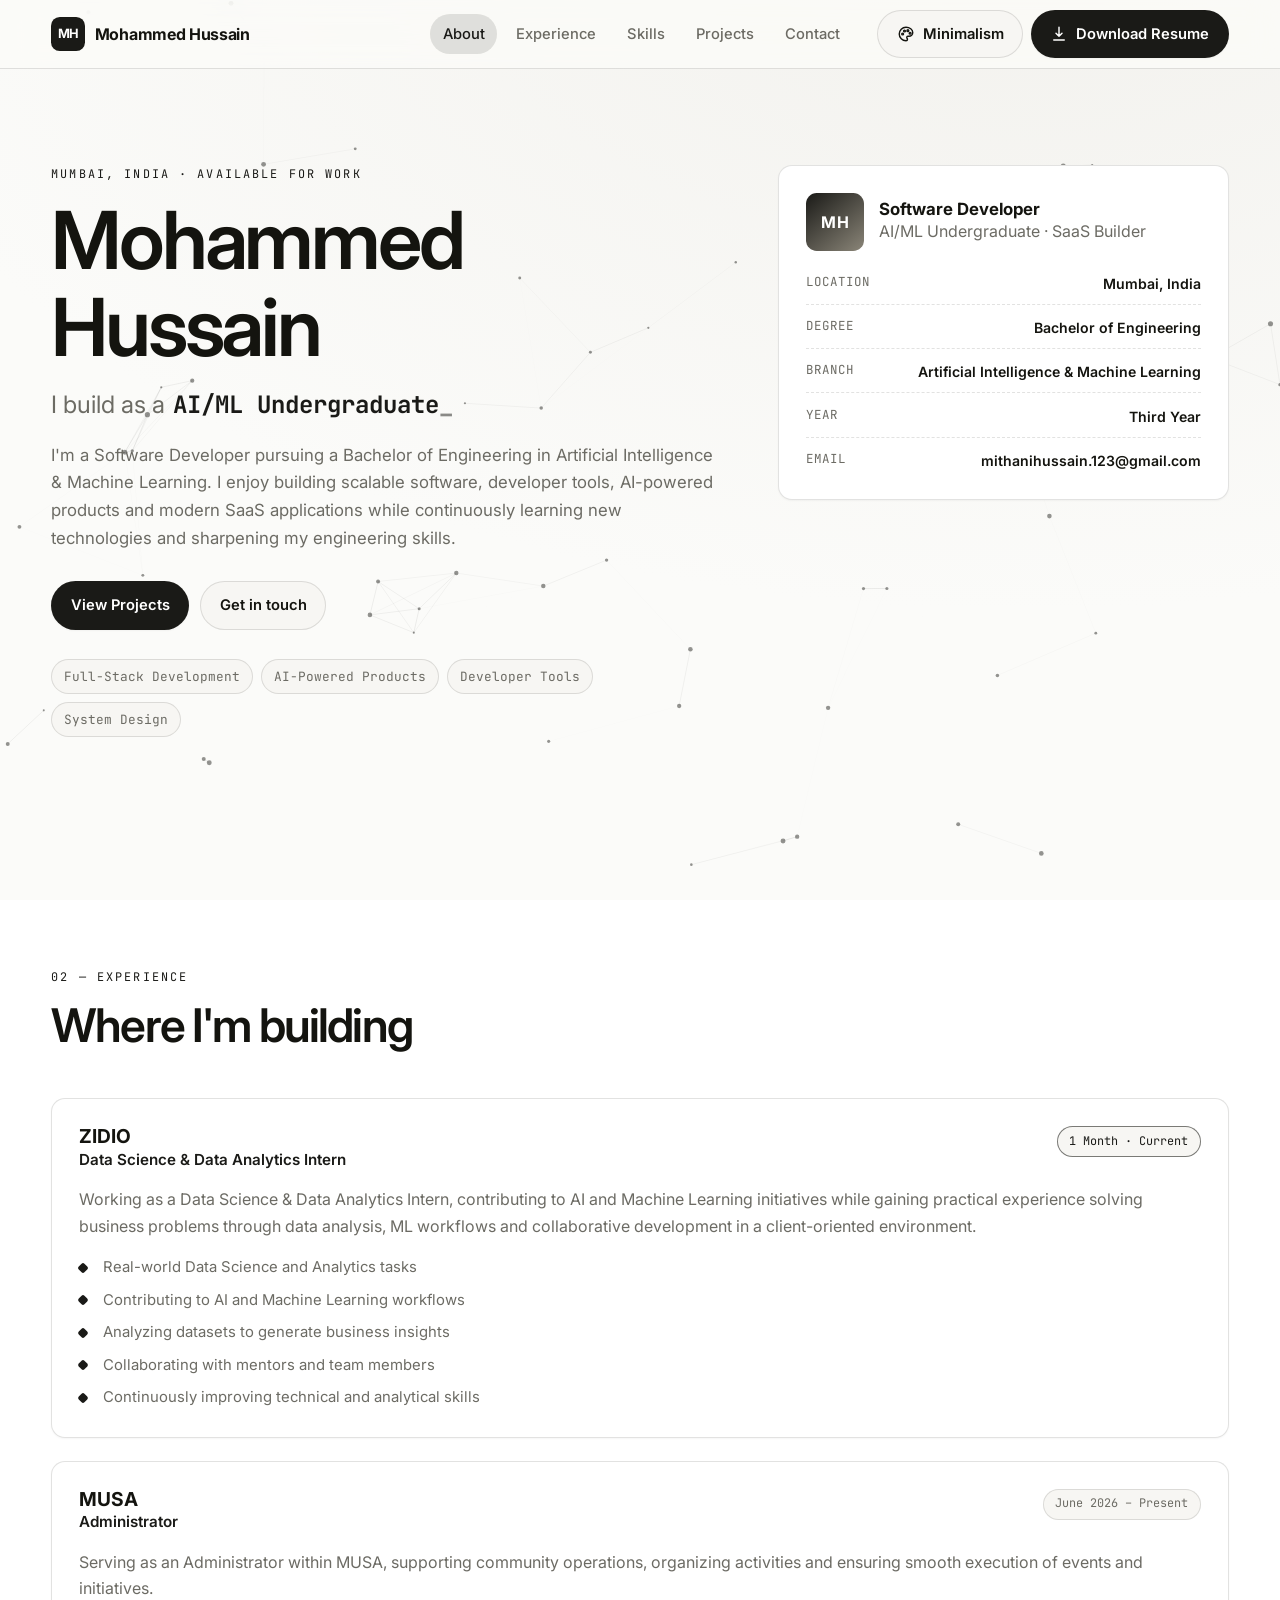
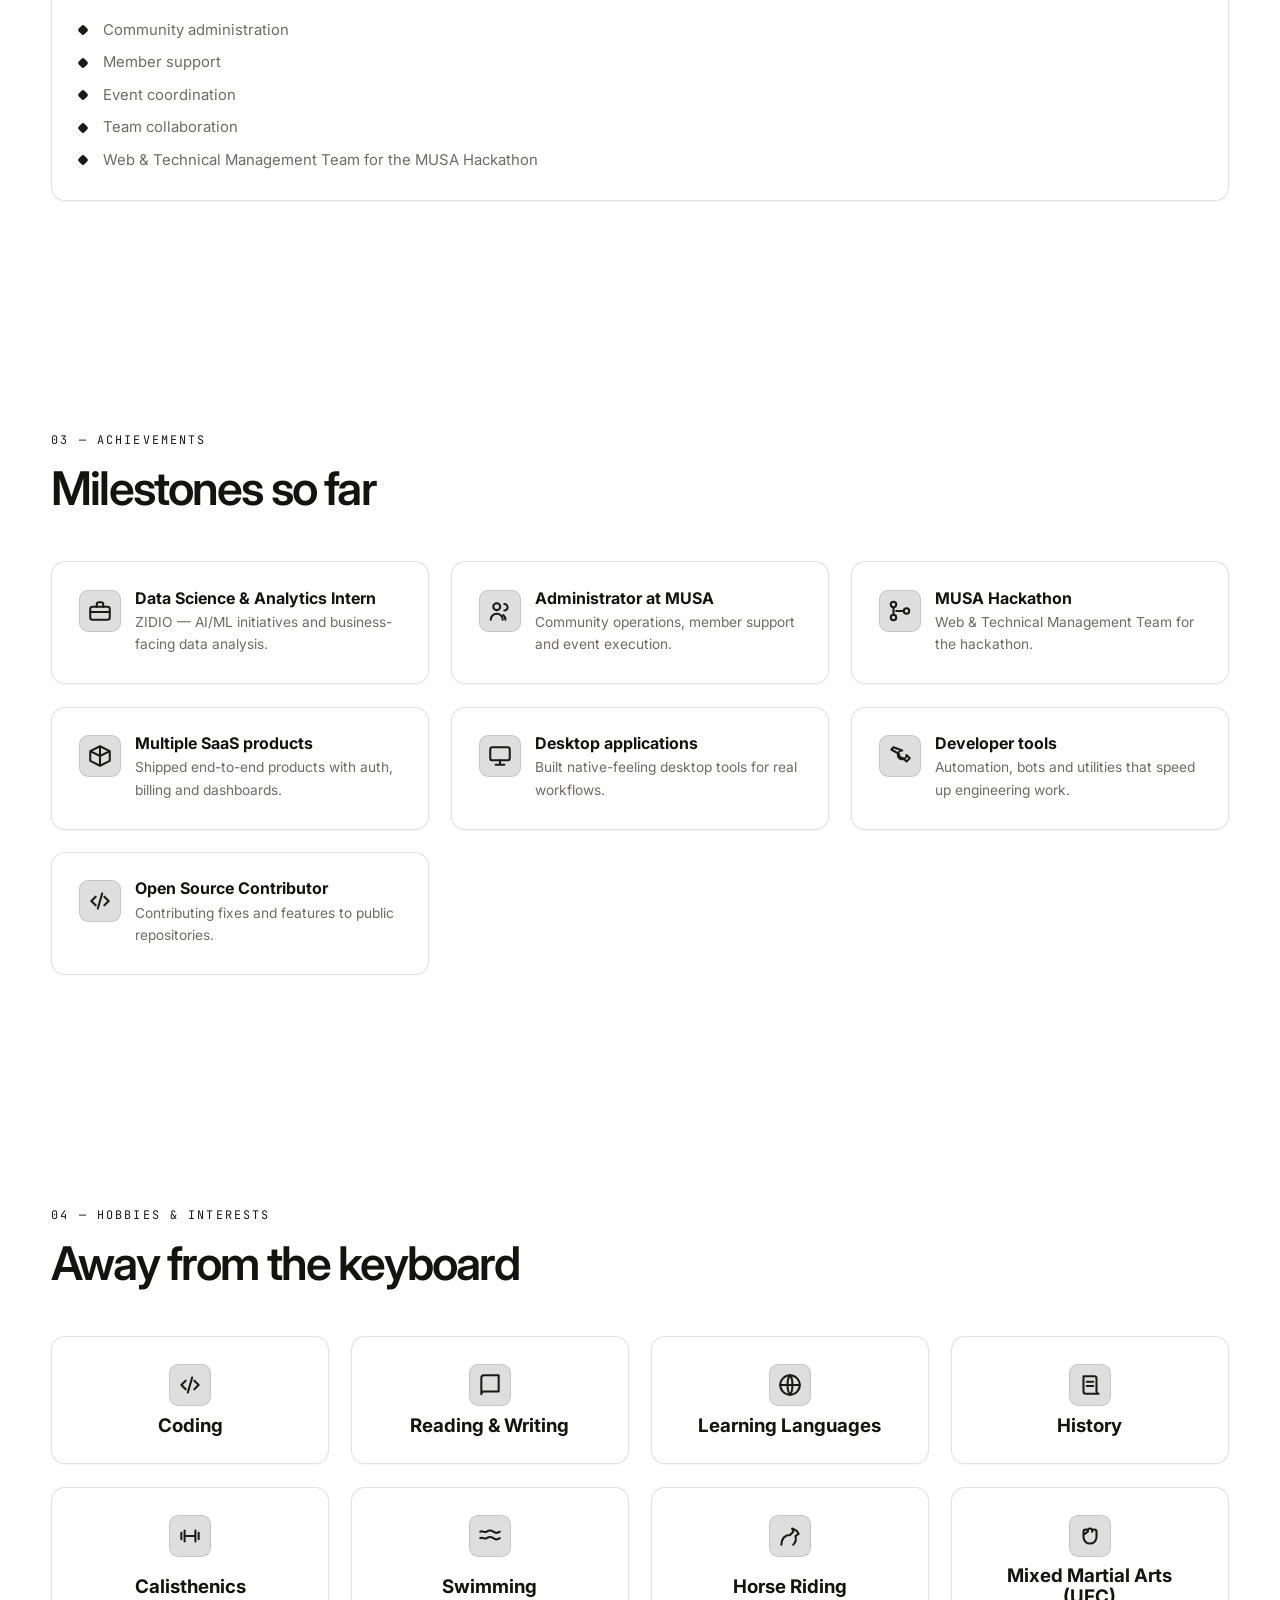
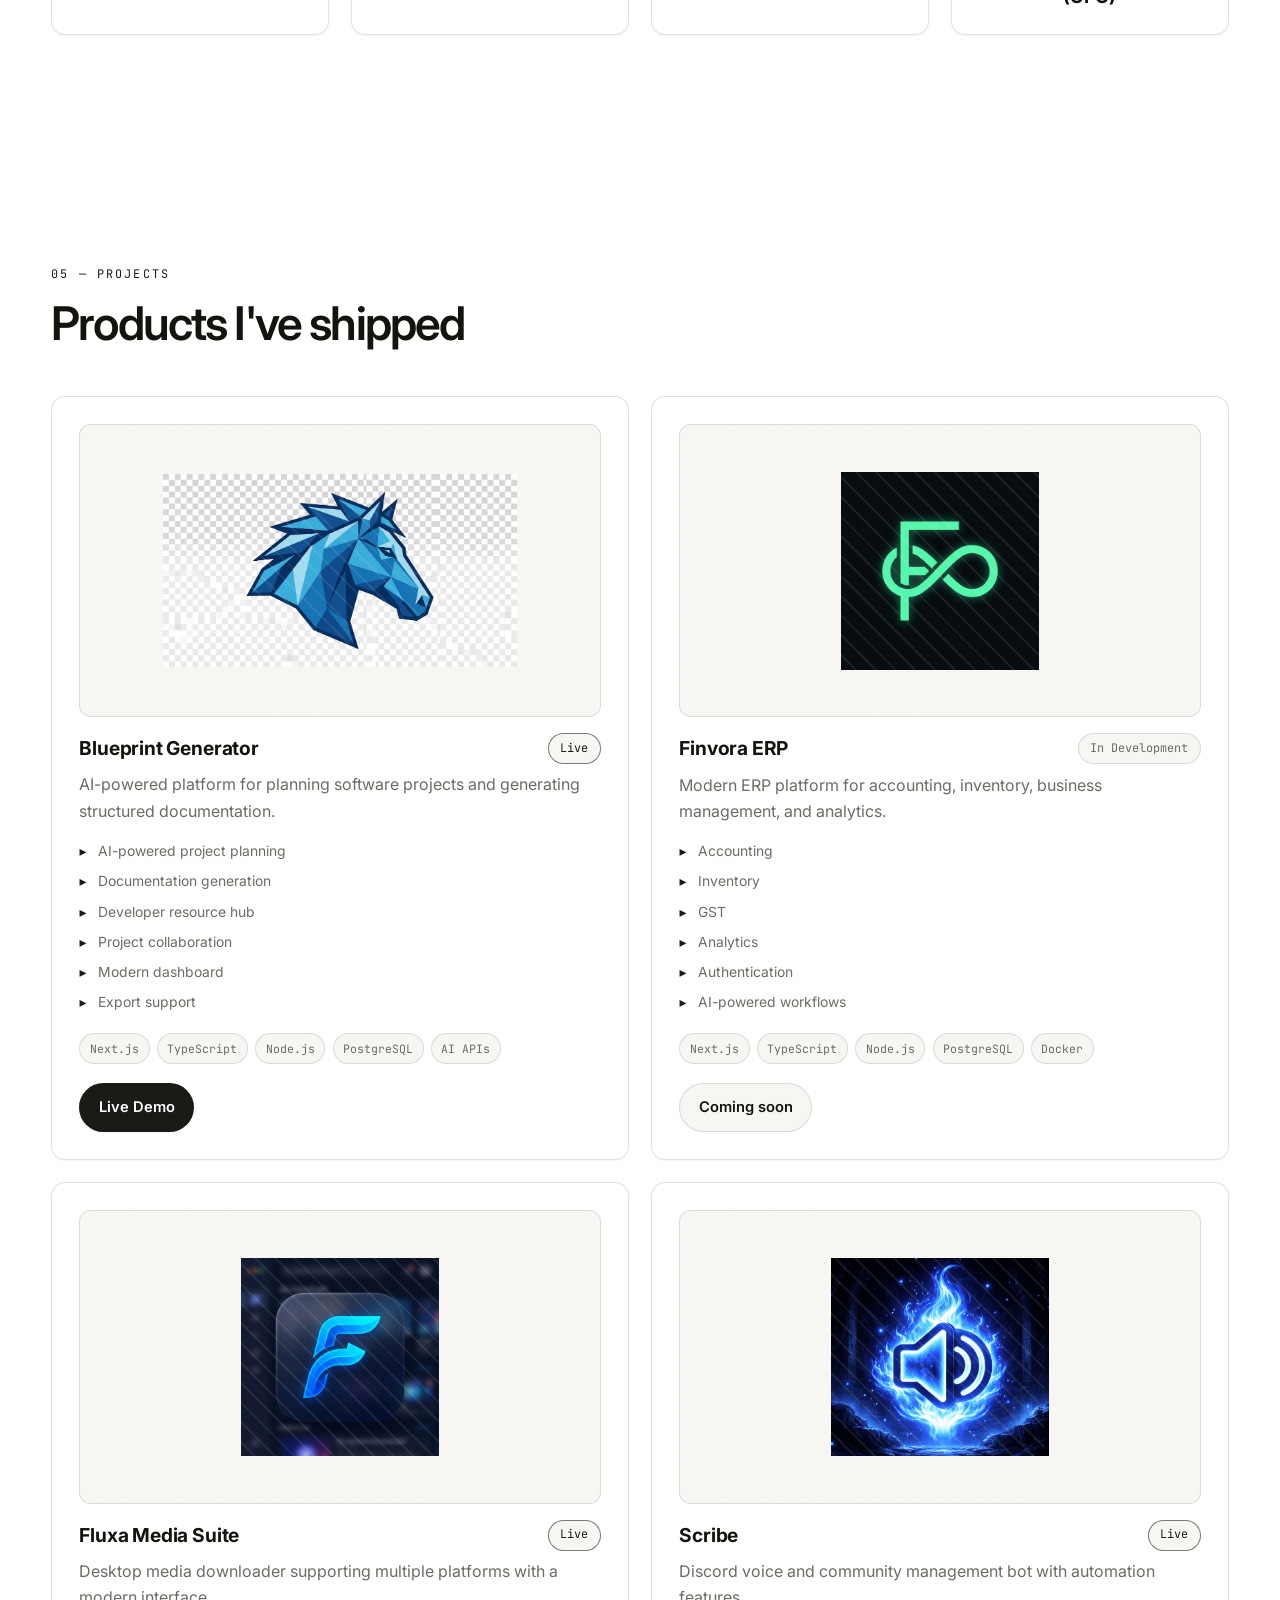
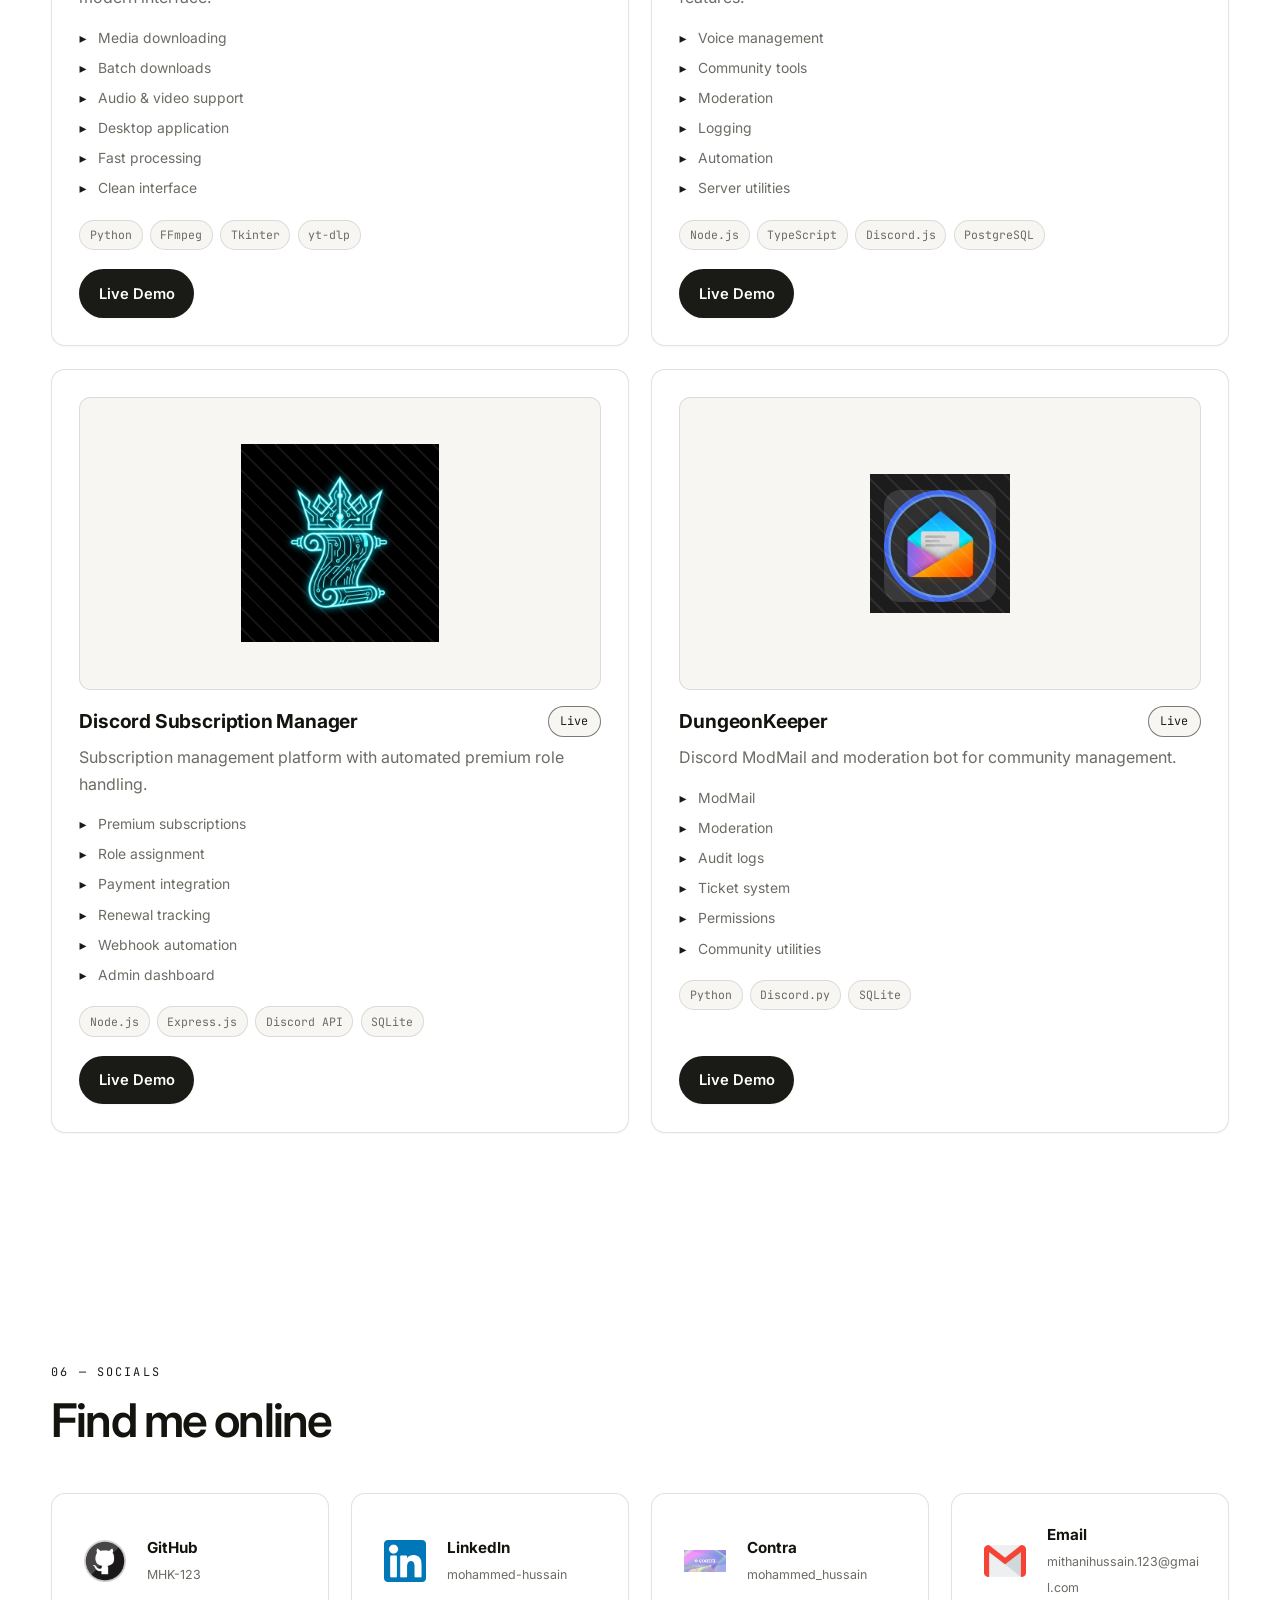
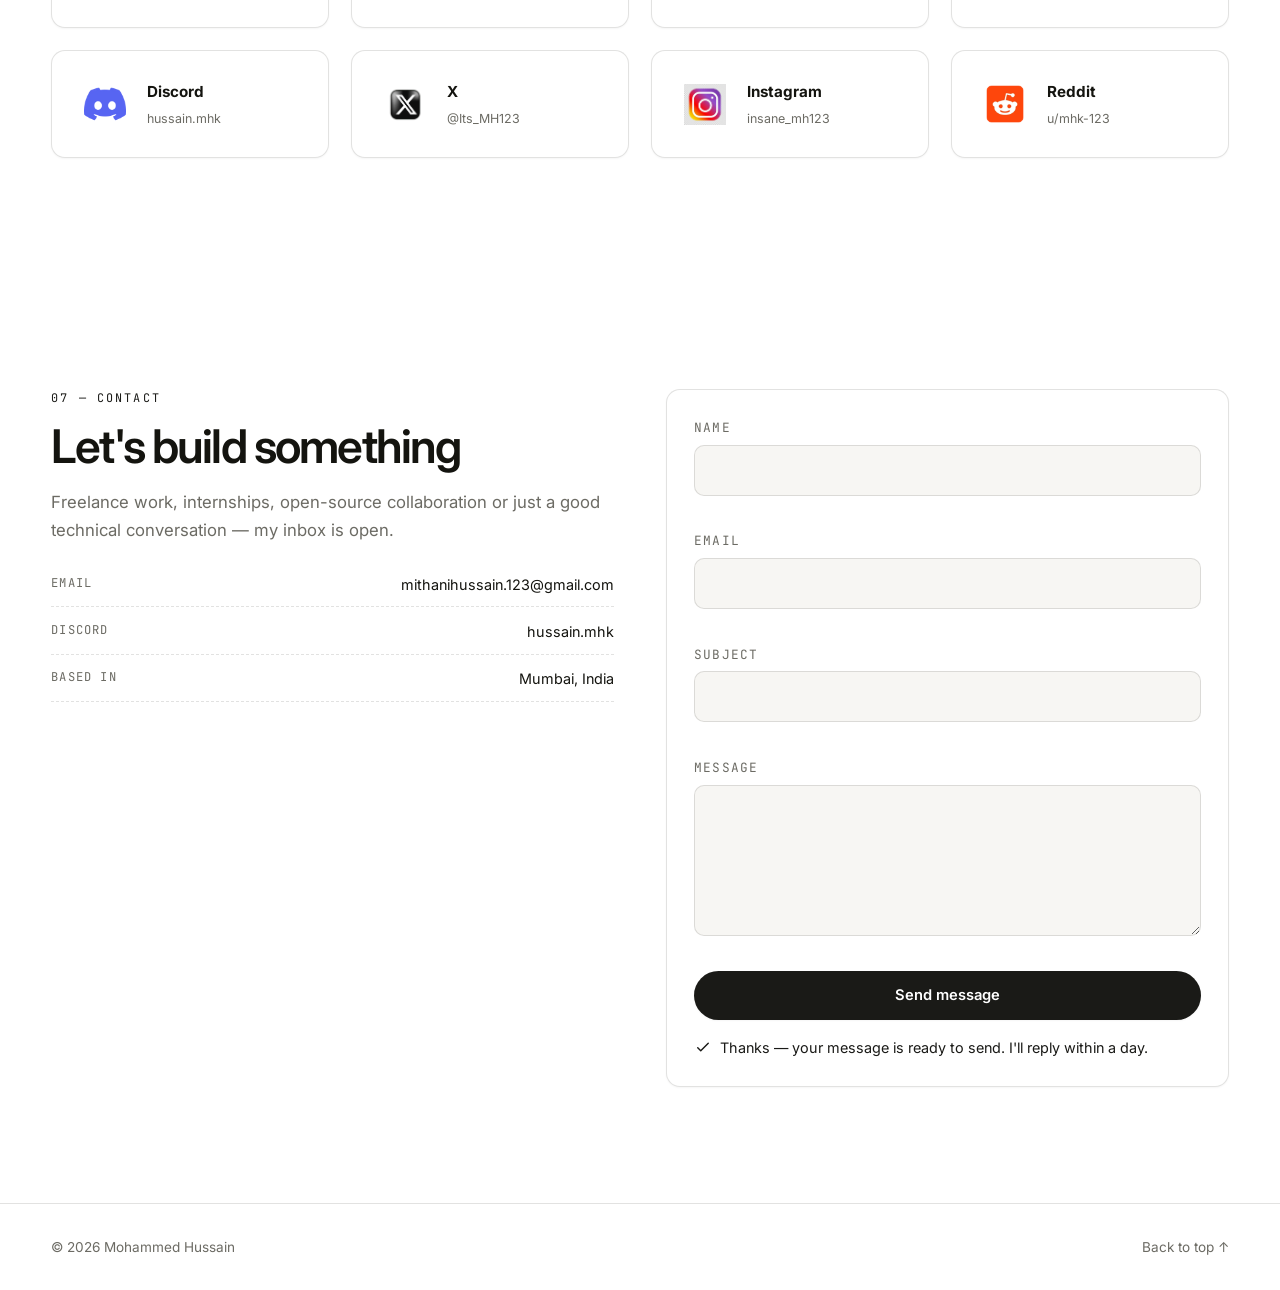
<file: index.html>
<!DOCTYPE html>
<html lang="en" data-theme="minimalism">
<head>
<meta charset="utf-8" />
<meta name="viewport" content="width=device-width, initial-scale=1" />
<title>Mohammed Hussain Portfolio</title>
<meta name="description" content="Portfolio of Mohammed Hussain, a software developer and AI/ML undergraduate in Mumbai building SaaS products, developer tools and AI-powered applications." />
<meta name="author" content="Mohammed Hussain" />
<link rel="canonical" href="https://www.mhk-portfolio.me/" />
<meta property="og:type" content="website" />
<meta property="og:title" content="Mohammed Hussain Portfolio" />
<meta property="og:description" content="SaaS builder, developer-tools maker and AI/ML undergraduate based in Mumbai, India." />
<meta property="og:url" content="https://www.mhk-portfolio.me/" />
<meta name="twitter:card" content="summary_large_image" />
<meta name="twitter:site" content="@Its_MH123" />
<meta name="theme-color" content="#0b0b0c" />
<link rel="icon" href="/favicon.ico" type="image/x-icon" />
<link rel="preconnect" href="https://fonts.googleapis.com" />
<link rel="preconnect" href="https://fonts.gstatic.com" crossorigin />
<link rel="stylesheet" href="https://fonts.googleapis.com/css2?family=Inter:wght@300..800&family=Space+Grotesk:wght@400..700&family=JetBrains+Mono:wght@400..700&family=Playfair+Display:wght@500..800&family=Archivo+Black&family=Orbitron:wght@500..800&family=VT323&display=swap" />
<link rel="stylesheet" href="style.css" />
<script type="application/ld+json">
{"@context":"https://schema.org","@type":"Person","name":"Mohammed Hussain","jobTitle":"Software Developer","address":{"@type":"PostalAddress","addressLocality":"Mumbai","addressCountry":"India"},"email":"mithanihussain.123@gmail.com","url":"https://www.mhk-portfolio.me","sameAs":["https://github.com/MHK-123","https://www.linkedin.com/in/mohammed-hussain-6306a1334/","https://x.com/Its_MH123","https://www.instagram.com/insane_mh123/","https://www.reddit.com/user/mhk-123/"],"alumniOf":{"@type":"EducationalOrganization","name":"Bachelor of Engineering — Artificial Intelligence & Machine Learning"}}
</script>
</head>
<body>
<a class="skip" href="#about">Skip to content</a>
<canvas id="mesh" aria-hidden="true"></canvas>

<header class="nav" id="nav">
  <div class="wrap nav-inner">
    <a class="brand" href="#top" aria-label="Mohammed Hussain — home">
      <span class="brand-mark" aria-hidden="true">MH</span>
      <span class="brand-text">Mohammed&nbsp;Hussain</span>
    </a>

    <nav class="nav-links" id="navLinks" aria-label="Primary">
      <a href="#about">About</a>
      <a href="#experience">Experience</a>
      <a href="#skills">Skills</a>
      <a href="#projects">Projects</a>
      <a href="#contact">Contact</a>
    </nav>

    <div class="nav-actions">
      <div class="theme-switcher">
        <button class="btn btn-ghost" id="themeBtn" aria-expanded="false" aria-haspopup="listbox" aria-controls="themeMenu">
          <svg viewBox="0 0 24 24" class="ico" aria-hidden="true"><path d="M12 3a9 9 0 1 0 0 18c1.1 0 2-.9 2-2 0-.6-.2-1-.6-1.4-.3-.4-.4-.8-.4-1.1 0-.8.7-1.5 1.5-1.5H16a5 5 0 0 0 5-5c0-3.9-4-7-9-7Z"/><circle cx="7.5" cy="12" r="1.2"/><circle cx="10" cy="8" r="1.2"/><circle cx="14.5" cy="7.5" r="1.2"/><circle cx="17.5" cy="11" r="1.2"/></svg>
          <span id="themeLabel">Minimalism</span>
        </button>
        <ul class="theme-menu" id="themeMenu" role="listbox" tabindex="-1" aria-label="Design system"></ul>
      </div>
      <a class="btn btn-primary" id="resumeBtn" href="https://drive.google.com/file/d/1RgkBbbkoFQveS82xJkwevOKHVr_W-4hT/view?usp=sharing" target="_blank" rel="noopener noreferrer">
        <svg viewBox="0 0 24 24" class="ico" aria-hidden="true"><path d="M12 3v12m0 0 4-4m-4 4-4-4M5 20h14"/></svg>
        Download Resume
      </a>
      <button class="burger" id="burger" aria-label="Open menu" aria-expanded="false" aria-controls="navLinks">
        <span></span><span></span><span></span>
      </button>
    </div>
  </div>
</header>

<main id="top">
  <!-- ABOUT / HERO -->
  <section class="section hero" id="about">
    <div class="wrap hero-grid">
      <div class="reveal">
        <p class="eyebrow">Mumbai, India · Available for work</p>
        <h1 class="h1">Mohammed Hussain</h1>
        <p class="rotator" aria-live="polite">
          <span class="rotator-static">I build as a</span>
          <span class="rotator-word" id="rotator">Software Developer</span>
        </p>
        <p class="lede">
          I'm a Software Developer pursuing a Bachelor of Engineering in Artificial Intelligence
          &amp; Machine Learning. I enjoy building scalable software, developer tools, AI-powered
          products and modern SaaS applications while continuously learning new technologies and
          sharpening my engineering skills.
        </p>
        <div class="cta-row">
          <a class="btn btn-primary" href="#projects">View Projects</a>
          <a class="btn btn-outline" href="mailto:mithanihussain.123@gmail.com">Get in touch</a>
        </div>
        <ul class="chips" aria-label="Current focus">
          <li>Full-Stack Development</li>
          <li>AI-Powered Products</li>
          <li>Developer Tools</li>
          <li>System Design</li>
        </ul>
      </div>

      <aside class="card id-card reveal" aria-label="Profile summary">
        <div class="id-top">
          <div class="avatar" aria-hidden="true">MH</div>
          <div>
            <h2 class="id-name">Software Developer</h2>
            <p class="muted">AI/ML Undergraduate · SaaS Builder</p>
          </div>
        </div>
        <dl class="id-list">
          <div><dt>Location</dt><dd>Mumbai, India</dd></div>
          <div><dt>Degree</dt><dd>Bachelor of Engineering</dd></div>
          <div><dt>Branch</dt><dd>Artificial Intelligence &amp; Machine Learning</dd></div>
          <div><dt>Year</dt><dd>Third Year</dd></div>
          <div><dt>Email</dt><dd><a href="mailto:mithanihussain.123@gmail.com">mithanihussain.123@gmail.com</a></dd></div>
        </dl>
      </aside>
    </div>
  </section>

  <!-- EXPERIENCE -->
  <section class="section" id="experience">
    <div class="wrap">
      <header class="sec-head reveal">
        <p class="eyebrow">02 — Experience</p>
        <h2 class="h2">Where I'm building</h2>
      </header>

      <div class="timeline">
        <article class="card exp reveal">
          <div class="exp-head">
            <div>
              <h3 class="h3">ZIDIO</h3>
              <p class="role">Data Science &amp; Data Analytics Intern</p>
            </div>
            <span class="badge badge-live">1 Month · Current</span>
          </div>
          <p class="muted">
            Working as a Data Science &amp; Data Analytics Intern, contributing to AI and Machine
            Learning initiatives while gaining practical experience solving business problems
            through data analysis, ML workflows and collaborative development in a client-oriented
            environment.
          </p>
          <ul class="ticks">
            <li>Real-world Data Science and Analytics tasks</li>
            <li>Contributing to AI and Machine Learning workflows</li>
            <li>Analyzing datasets to generate business insights</li>
            <li>Collaborating with mentors and team members</li>
            <li>Continuously improving technical and analytical skills</li>
          </ul>
        </article>

        <article class="card exp reveal">
          <div class="exp-head">
            <div>
              <h3 class="h3">MUSA</h3>
              <p class="role">Administrator</p>
            </div>
            <span class="badge">June 2026 – Present</span>
          </div>
          <p class="muted">
            Serving as an Administrator within MUSA, supporting community operations, organizing
            activities and ensuring smooth execution of events and initiatives.
          </p>
          <ul class="ticks">
            <li>Community administration</li>
            <li>Member support</li>
            <li>Event coordination</li>
            <li>Team collaboration</li>
            <li>Web &amp; Technical Management Team for the MUSA Hackathon</li>
          </ul>
        </article>
      </div>
    </div>
  </section>

  <!-- ACHIEVEMENTS -->
  <section class="section" id="achievements">
    <div class="wrap">
      <header class="sec-head reveal">
        <p class="eyebrow">03 — Achievements</p>
        <h2 class="h2">Milestones so far</h2>
      </header>
      <div class="grid grid-3" id="achievementsGrid"></div>
    </div>
  </section>


  <!-- HOBBIES -->
  <section class="section" id="hobbies">
    <div class="wrap">
      <header class="sec-head reveal">
        <p class="eyebrow">04 — Hobbies &amp; Interests</p>
        <h2 class="h2">Away from the keyboard</h2>
      </header>
      <div class="grid grid-4" id="hobbiesGrid"></div>
    </div>
  </section>

  <!-- PROJECTS -->
<section class="section" id="projects">
  <div class="wrap">
    <header class="sec-head reveal">
      <p class="eyebrow">05 — Projects</p>
      <h2 class="h2">Products I've shipped</h2>
    </header>

    <div class="grid grid-2" id="projectsGrid"></div>

  </div>
</section>

  <!-- SOCIALS -->
  <section class="section" id="socials">
    <div class="wrap">
      <header class="sec-head reveal">
        <p class="eyebrow">06 — Socials</p>
        <h2 class="h2">Find me online</h2>
      </header>
      <div class="grid grid-4" id="socialsGrid"></div>
    </div>
  </section>

  <!-- CONTACT -->
  <section class="section" id="contact">
    <div class="wrap contact-grid">
      <div class="reveal">
        <p class="eyebrow">07 — Contact</p>
        <h2 class="h2">Let's build something</h2>
        <p class="lede">
          Freelance work, internships, open-source collaboration or just a good technical
          conversation — my inbox is open.
        </p>
        <ul class="contact-meta">
          <li><span class="muted">Email</span><a href="mailto:mithanihussain.123@gmail.com">mithanihussain.123@gmail.com</a></li>
          <li><span class="muted">Discord</span><span>hussain.mhk</span></li>
          <li><span class="muted">Based in</span><span>Mumbai, India</span></li>
        </ul>
      </div>

      <form class="card form reveal" id="contactForm" action="https://formspree.io/f/mojkoobv" method="POST" novalidate>
        <div class="field">
          <label for="name">Name</label>
          <input id="name" name="name" type="text" autocomplete="name" required maxlength="100" aria-describedby="err-name" />
          <p class="err" id="err-name" role="alert"></p>
        </div>
        <div class="field">
          <label for="email">Email</label>
          <input id="email" name="email" type="email" autocomplete="email" required maxlength="255" aria-describedby="err-email" />
          <p class="err" id="err-email" role="alert"></p>
        </div>
        <div class="field">
          <label for="subject">Subject</label>
          <input id="subject" name="subject" type="text" required maxlength="120" aria-describedby="err-subject" />
          <p class="err" id="err-subject" role="alert"></p>
        </div>
        <div class="field">
          <label for="message">Message</label>
          <textarea id="message" name="message" rows="5" required maxlength="1000" aria-describedby="err-message"></textarea>
          <p class="err" id="err-message" role="alert"></p>
        </div>
        <button class="btn btn-primary btn-block" type="submit">Send message</button>
        <p class="success" id="formSuccess" role="status" hidden>
          <svg viewBox="0 0 24 24" class="ico" aria-hidden="true"><path d="m5 13 4 4L19 7"/></svg>
          Thanks — your message is ready to send. I'll reply within a day.
        </p>
      </form>
    </div>
  </section>
</main>

<footer class="footer">
  <div class="wrap footer-inner">
    <p>© <span id="year"></span> Mohammed Hussain</p>
    <a href="#top">Back to top ↑</a>
  </div>
</footer>

<script src="script.js" defer></script>
</body>
</html>
</file>
<file: style.css>
/* ============================================================
   Mohammed Hussain — Portfolio
   Design system switcher: 14 themes driven by [data-theme] tokens
   ============================================================ */

/* ---------- tokens (default = Minimalism) ---------- */
:root {
  --bg: #fbfbf9;
  --bg-2: #f2f1ed;
  --surface: #ffffff;
  --surface-2: #f7f6f3;
  --text: #14140f;
  --muted: #6c6b64;
  --accent: #1a1a17;
  --accent-2: #8a8578;
  --on-accent: #ffffff;
  --border: rgba(20, 20, 15, 0.12);
  --border-w: 1px;
  --radius: 14px;
  --radius-sm: 10px;
  --btn-radius: 999px;
  --shadow: 0 1px 2px rgba(0, 0, 0, 0.04);
  --shadow-lg: 0 18px 50px -24px rgba(0, 0, 0, 0.25);
  --font-head: "Inter", system-ui, sans-serif;
  --font-body: "Inter", system-ui, sans-serif;
  --font-mono: "JetBrains Mono", ui-monospace, monospace;
  --h1-size: clamp(2.6rem, 7vw, 5rem);
  --h1-weight: 600;
  --h1-tracking: -0.04em;
  --h2-size: clamp(1.9rem, 4vw, 2.9rem);
  --eyebrow-tracking: 0.18em;
  --card-bg: var(--surface);
  --card-extra: none;
  --ease: cubic-bezier(0.22, 1, 0.36, 1);
  --mesh-node: #14140f;
  --mesh-line: #14140f;
  --mesh-tri: #8a8578;
  --mesh-alpha: 0.1;
  --grain: 0;
}

/* ---------- themes ---------- */
[data-theme="maximalism"] {
  --bg: #180d20; --bg-2: #2a0f3a; --surface: rgba(255,255,255,.07); --surface-2: rgba(255,255,255,.04);
  --text: #fff5f9; --muted: #d8b6e8; --accent: #ff2e88; --accent-2: #ffd166; --on-accent: #1a0620;
  --border: rgba(255,209,102,.4); --border-w: 2px; --radius: 26px; --btn-radius: 999px;
  --shadow-lg: 0 20px 60px -20px rgba(255,46,136,.5);
  --font-head: "Playfair Display", Georgia, serif; --font-body: "Inter", sans-serif;
  --h1-weight: 800; --h1-tracking: -0.02em;
  --card-extra: linear-gradient(140deg, rgba(255,46,136,.18), rgba(255,209,102,.1));
  --mesh-node: #ffd166; --mesh-line: #ff2e88; --mesh-tri: #7b2ff7; --mesh-alpha: .3;
}
[data-theme="cyberpunk"] {
  --bg: #05030f; --bg-2: #0a0522; --surface: rgba(0, 255, 240, .05); --surface-2: rgba(255,0,128,.06);
  --text: #e8fdff; --muted: #7de0e6; --accent: #00fff0; --accent-2: #ff007f; --on-accent: #05030f;
  --border: rgba(0,255,240,.35); --border-w: 1px; --radius: 2px; --btn-radius: 2px;
  --shadow-lg: 0 0 40px rgba(0,255,240,.25);
  --font-head: "Orbitron", sans-serif; --font-body: "JetBrains Mono", monospace;
  --h1-weight: 700; --h1-tracking: 0.02em; --eyebrow-tracking: .3em;
  --mesh-node: #00fff0; --mesh-line: #ff007f; --mesh-tri: #00fff0; --mesh-alpha: .28;
}
[data-theme="glassmorphism"] {
  --bg: #101b3d; --bg-2: #2b1a5e; --surface: rgba(255,255,255,.1); --surface-2: rgba(255,255,255,.06);
  --text: #f4f7ff; --muted: #c1cbf0; --accent: #7cc8ff; --accent-2: #c9a7ff; --on-accent: #08122c;
  --border: rgba(255,255,255,.28); --radius: 22px; --btn-radius: 999px;
  --shadow-lg: 0 24px 60px -22px rgba(0,0,0,.55);
  --card-extra: linear-gradient(150deg, rgba(255,255,255,.16), rgba(255,255,255,.02));
  --mesh-node: #ffffff; --mesh-line: #9fc6ff; --mesh-tri: #c9a7ff; --mesh-alpha: .22;
}
[data-theme="neumorphism"] {
  --bg: #e7ebf3; --bg-2: #dfe4ee; --surface: #e7ebf3; --surface-2: #e7ebf3;
  --text: #35405a; --muted: #7d879e; --accent: #5b73ff; --accent-2: #9aa7c7; --on-accent: #fff;
  --border: rgba(255,255,255,.7); --radius: 24px; --btn-radius: 18px;
  --shadow: 6px 6px 14px rgba(163,177,198,.6), -6px -6px 14px rgba(255,255,255,.9);
  --shadow-lg: 10px 10px 28px rgba(163,177,198,.65), -10px -10px 28px rgba(255,255,255,.95);
  --mesh-node: #8f9bb5; --mesh-line: #a9b4cc; --mesh-tri: #5b73ff; --mesh-alpha: .12;
}
[data-theme="skeuomorphism"] {
  --bg: #cbb994; --bg-2: #b8a37a; --surface: linear-gradient(#fffdf6, #e8dfc7); --surface-2: #efe7d2;
  --text: #3a2f1c; --muted: #6f5f42; --accent: #a8541c; --accent-2: #2f6b3a; --on-accent: #fff8ec;
  --border: rgba(58,47,28,.35); --border-w: 2px; --radius: 12px; --btn-radius: 10px;
  --shadow: inset 0 1px 0 rgba(255,255,255,.8), 0 3px 0 rgba(58,47,28,.25), 0 10px 20px -10px rgba(0,0,0,.5);
  --shadow-lg: inset 0 1px 0 rgba(255,255,255,.9), 0 6px 0 rgba(58,47,28,.28), 0 22px 34px -18px rgba(0,0,0,.55);
  --font-head: "Playfair Display", Georgia, serif;
  --mesh-node: #6f5f42; --mesh-line: #8a7550; --mesh-tri: #a8541c; --mesh-alpha: .16;
}
[data-theme="neo-brutalism"] {
  --bg: #ffe94a; --bg-2: #ffd6e8; --surface: #ffffff; --surface-2: #f2f2f2;
  --text: #000000; --muted: #2b2b2b; --accent: #0026ff; --accent-2: #ff3b3b; --on-accent: #fff;
  --border: #000; --border-w: 3px; --radius: 0px; --btn-radius: 0px;
  --shadow: 6px 6px 0 #000; --shadow-lg: 10px 10px 0 #000;
  --font-head: "Archivo Black", sans-serif; --font-body: "Space Grotesk", sans-serif;
  --h1-weight: 400; --h1-tracking: -0.02em;
  --mesh-node: #000; --mesh-line: #000; --mesh-tri: #0026ff; --mesh-alpha: .22;
}
[data-theme="enterprise"] {
  --bg: #f4f6f9; --bg-2: #e9edf3; --surface: #fff; --surface-2: #f7f9fc;
  --text: #10203a; --muted: #566780; --accent: #0b5fff; --accent-2: #00a37a; --on-accent: #fff;
  --border: #d6dee9; --radius: 8px; --btn-radius: 6px;
  --shadow: 0 1px 2px rgba(16,32,58,.08); --shadow-lg: 0 12px 32px -14px rgba(16,32,58,.28);
  --mesh-node: #0b5fff; --mesh-line: #7d93b5; --mesh-tri: #0b5fff; --mesh-alpha: .1;
}
[data-theme="apple"] {
  --bg: #f5f5f7; --bg-2: #ffffff; --surface: rgba(255,255,255,.75); --surface-2: #fbfbfd;
  --text: #1d1d1f; --muted: #6e6e73; --accent: #0071e3; --accent-2: #86868b; --on-accent: #fff;
  --border: rgba(0,0,0,.08); --radius: 20px; --btn-radius: 980px;
  --shadow: 0 1px 3px rgba(0,0,0,.06); --shadow-lg: 0 20px 60px -30px rgba(0,0,0,.35);
  --h1-weight: 700; --h1-tracking: -0.045em;
  --mesh-node: #86868b; --mesh-line: #b9b9be; --mesh-tri: #0071e3; --mesh-alpha: .13;
}
[data-theme="claude"] {
  --bg: #f4f1ea; --bg-2: #eae5da; --surface: #fdfcf9; --surface-2: #f7f4ed;
  --text: #2b2a26; --muted: #6f6b60; --accent: #d97757; --accent-2: #8a8577; --on-accent: #fff;
  --border: #e0d9cb; --radius: 16px; --btn-radius: 12px;
  --shadow: 0 1px 2px rgba(43,42,38,.05); --shadow-lg: 0 16px 40px -22px rgba(43,42,38,.28);
  --font-head: "Inter", sans-serif;
  --mesh-node: #d97757; --mesh-line: #b3a894; --mesh-tri: #d97757; --mesh-alpha: .14;
}
[data-theme="github-dark"] {
  --bg: #0d1117; --bg-2: #010409; --surface: #161b22; --surface-2: #0d1117;
  --text: #e6edf3; --muted: #8b949e; --accent: #2f81f7; --accent-2: #3fb950; --on-accent: #fff;
  --border: #30363d; --radius: 6px; --btn-radius: 6px;
  --shadow: 0 0 0 1px rgba(255,255,255,.02); --shadow-lg: 0 12px 32px -16px rgba(0,0,0,.8);
  --mesh-node: #58a6ff; --mesh-line: #30363d; --mesh-tri: #3fb950; --mesh-alpha: .28;
}
[data-theme="vscode"] {
  --bg: #1e1e1e; --bg-2: #252526; --surface: #252526; --surface-2: #2d2d30;
  --text: #d4d4d4; --muted: #9cdcfe; --accent: #007acc; --accent-2: #ce9178; --on-accent: #fff;
  --border: #3c3c3c; --radius: 4px; --btn-radius: 3px;
  --shadow: none; --shadow-lg: 0 10px 30px -14px #000;
  --font-head: "JetBrains Mono", monospace; --font-body: "JetBrains Mono", monospace;
  --h1-weight: 700; --h1-tracking: -0.02em;
  --mesh-node: #569cd6; --mesh-line: #4ec9b0; --mesh-tri: #c586c0; --mesh-alpha: .25;
}
[data-theme="material3"] {
  --bg: #fef7ff; --bg-2: #f3edf7; --surface: #fffbfe; --surface-2: #f7f2fa;
  --text: #1d1b20; --muted: #49454f; --accent: #6750a4; --accent-2: #7d5260; --on-accent: #fff;
  --border: #cac4d0; --radius: 28px; --btn-radius: 100px;
  --shadow: 0 1px 3px rgba(0,0,0,.12); --shadow-lg: 0 8px 24px -8px rgba(103,80,164,.35);
  --mesh-node: #6750a4; --mesh-line: #cac4d0; --mesh-tri: #7d5260; --mesh-alpha: .16;
}
[data-theme="retro-crt"] {
  --bg: #02160a; --bg-2: #04240f; --surface: rgba(0, 255, 102, .05); --surface-2: rgba(0,255,102,.03);
  --text: #7dff9c; --muted: #3fbf65; --accent: #00ff66; --accent-2: #b6ff00; --on-accent: #02160a;
  --border: rgba(0,255,102,.35); --radius: 0; --btn-radius: 0;
  --shadow: none; --shadow-lg: 0 0 30px rgba(0,255,102,.25);
  --font-head: "VT323", monospace; --font-body: "VT323", monospace;
  --h1-size: clamp(3rem, 9vw, 6.5rem); --h1-weight: 400; --h1-tracking: 0.02em;
  --grain: 1;
  --mesh-node: #00ff66; --mesh-line: #00ff66; --mesh-tri: #b6ff00; --mesh-alpha: .22;
}

/* ---------- reset / base ---------- */
* { box-sizing: border-box; }
html { scroll-behavior: smooth; -webkit-text-size-adjust: 100%; }
body {
  margin: 0;
  background: radial-gradient(1200px 700px at 80% -10%, var(--bg-2), var(--bg)) fixed;
  color: var(--text);
  font-family: var(--font-body);
  font-size: 16px;
  line-height: 1.65;
  overflow-x: hidden;
  transition: background-color .4s var(--ease), color .4s var(--ease);
}
[data-theme="retro-crt"] body::after {
  content: ""; position: fixed; inset: 0; pointer-events: none; z-index: 60;
  background: repeating-linear-gradient(to bottom, rgba(0,0,0,.28) 0 1px, transparent 1px 3px);
  mix-blend-mode: multiply;
}
img, svg { max-width: 100%; }
a { color: inherit; text-decoration: none; }
h1, h2, h3 { font-family: var(--font-head); margin: 0; line-height: 1.08; }
p { margin: 0; }
ul { margin: 0; padding: 0; list-style: none; }
canvas#mesh { position: fixed; inset: 0; width: 100%; height: 100%; z-index: -1; }
.wrap { width: min(1180px, 92vw); margin: 0 auto; }
.muted { color: var(--muted); }
.skip {
  position: absolute; left: -9999px; top: 0; z-index: 100;
  background: var(--accent); color: var(--on-accent); padding: .75rem 1rem; border-radius: var(--btn-radius);
}
.skip:focus { left: 1rem; top: 1rem; }
:focus-visible { outline: 2px solid var(--accent); outline-offset: 3px; border-radius: 4px; }

.ico { width: 18px; height: 18px; fill: none; stroke: currentColor; stroke-width: 1.9; stroke-linecap: round; stroke-linejoin: round; flex: none; }
.ico-lg { width: 26px; height: 26px; }

/* ---------- buttons ---------- */
.btn {
  display: inline-flex; align-items: center; gap: .5rem; justify-content: center;
  padding: .7rem 1.15rem; border-radius: var(--btn-radius);
  border: var(--border-w) solid transparent; background: transparent; color: inherit;
  font: inherit; font-weight: 600; font-size: .92rem; cursor: pointer;
  transition: transform .25s var(--ease), background-color .25s var(--ease), box-shadow .25s var(--ease), color .25s var(--ease);
}
.btn:hover { transform: translateY(-2px); }
.btn:active { transform: translateY(0); }
.btn-primary { background: var(--accent); color: var(--on-accent); box-shadow: var(--shadow); }
.btn-primary:hover { box-shadow: var(--shadow-lg); }
.btn-outline, .btn-ghost { border-color: var(--border); background: var(--surface-2); }
.btn-ghost:hover, .btn-outline:hover { border-color: var(--accent); color: var(--accent); }
.btn-block { width: 100%; }
[data-theme="neo-brutalism"] .btn { border-color: #000; box-shadow: 4px 4px 0 #000; }
[data-theme="neo-brutalism"] .btn:hover { box-shadow: 7px 7px 0 #000; }
[data-theme="cyberpunk"] .btn-primary, [data-theme="retro-crt"] .btn-primary { text-transform: uppercase; letter-spacing: .12em; }
[data-theme="neumorphism"] .btn-primary { box-shadow: var(--shadow); }
[data-theme="skeuomorphism"] .btn-primary { background: linear-gradient(#c96a2c, #8f4515); text-shadow: 0 1px 0 rgba(0,0,0,.4); }

/* ---------- nav ---------- */
.nav {
  position: sticky; top: 0; z-index: 50;
  backdrop-filter: blur(14px) saturate(160%);
  background: color-mix(in oklab, var(--bg) 78%, transparent);
  border-bottom: var(--border-w) solid var(--border);
  transition: box-shadow .3s var(--ease), background-color .3s var(--ease);
}
.nav.scrolled { box-shadow: var(--shadow-lg); }
.nav-inner { display: flex; align-items: center; gap: 1rem; min-height: 68px; }
.brand { display: flex; align-items: center; gap: .6rem; font-weight: 700; letter-spacing: -0.02em; }
.brand-mark {
  display: grid; place-items: center; width: 34px; height: 34px; border-radius: calc(var(--radius) / 1.6);
  background: var(--accent); color: var(--on-accent); font-size: .8rem; font-family: var(--font-head);
  border: var(--border-w) solid var(--border);
}
.brand-text { font-family: var(--font-head); }
.nav-links { display: flex; gap: .35rem; margin-left: auto; }
.nav-links a {
  padding: .5rem .8rem; border-radius: var(--btn-radius); font-size: .92rem; font-weight: 500; color: var(--muted);
  transition: color .2s, background-color .2s;
}
.nav-links a:hover { color: var(--text); background: var(--surface-2); }
.nav-links a.active { color: var(--accent); background: color-mix(in oklab, var(--accent) 12%, transparent); }
.nav-actions { display: flex; align-items: center; gap: .5rem; margin-left: .5rem; }
#resumeBtn { white-space: nowrap; }

.theme-switcher { position: relative; }
.theme-menu {
  position: absolute; right: 0; top: calc(100% + .6rem); width: 230px; max-height: 62vh; overflow: auto;
  padding: .4rem; background: var(--surface); border: var(--border-w) solid var(--border);
  border-radius: var(--radius); box-shadow: var(--shadow-lg); display: none; z-index: 60;
}
.theme-menu.open { display: block; animation: pop .22s var(--ease); }
.theme-menu li {
  display: flex; align-items: center; gap: .6rem; padding: .5rem .6rem; border-radius: var(--radius-sm);
  cursor: pointer; font-size: .9rem;
}
.theme-menu li:hover { background: var(--surface-2); }
.theme-menu li[aria-selected="true"] { color: var(--accent); font-weight: 700; }
.swatch { width: 16px; height: 16px; border-radius: 5px; border: 1px solid var(--border); flex: none; }

.burger { display: none; flex-direction: column; gap: 5px; padding: .55rem; background: var(--surface-2); border: var(--border-w) solid var(--border); border-radius: var(--btn-radius); cursor: pointer; }
.burger span { display: block; width: 20px; height: 2px; background: var(--text); transition: transform .3s var(--ease), opacity .2s; }
.burger[aria-expanded="true"] span:nth-child(1) { transform: translateY(7px) rotate(45deg); }
.burger[aria-expanded="true"] span:nth-child(2) { opacity: 0; }
.burger[aria-expanded="true"] span:nth-child(3) { transform: translateY(-7px) rotate(-45deg); }

/* ---------- layout ---------- */
.section { padding: clamp(4rem, 9vw, 7.5rem) 0; }
.hero { padding-top: clamp(3rem, 8vw, 6rem); }
.hero-grid { display: grid; grid-template-columns: 1.35fr .9fr; gap: clamp(1.5rem, 4vw, 3.5rem); align-items: start; }
.sec-head { margin-bottom: clamp(1.8rem, 4vw, 3rem); }
.eyebrow {
  font-family: var(--font-mono); font-size: .74rem; letter-spacing: var(--eyebrow-tracking);
  text-transform: uppercase; color: var(--accent); margin-bottom: .8rem;
}
.h1 { font-size: var(--h1-size); font-weight: var(--h1-weight); letter-spacing: var(--h1-tracking); }
.h2 { font-size: var(--h2-size); font-weight: var(--h1-weight); letter-spacing: var(--h1-tracking); }
.h3 { font-size: 1.2rem; font-weight: 700; letter-spacing: -0.01em; }
.lede { color: var(--muted); font-size: 1.05rem; max-width: 62ch; margin-top: 1.1rem; }

.rotator { display: flex; flex-wrap: wrap; gap: .5rem; align-items: baseline; margin-top: .9rem; font-size: clamp(1.05rem, 2.4vw, 1.5rem); }
.rotator-static { color: var(--muted); }
.rotator-word { font-family: var(--font-mono); color: var(--accent); font-weight: 700; animation: swap .5s var(--ease); }
.rotator-word::after { content: "_"; opacity: .5; }

.cta-row { display: flex; flex-wrap: wrap; gap: .7rem; margin-top: 1.8rem; }
.chips { display: flex; flex-wrap: wrap; gap: .5rem; margin-top: 1.8rem; }
.chips li {
  font-size: .8rem; padding: .38rem .75rem; border-radius: var(--btn-radius);
  border: var(--border-w) solid var(--border); background: var(--surface-2); color: var(--muted);
  font-family: var(--font-mono);
}

/* ---------- cards ---------- */
.card {
  position: relative; padding: clamp(1.1rem, 2.4vw, 1.7rem);
  background-color: var(--card-bg); background-image: var(--card-extra);
  border: var(--border-w) solid var(--border); border-radius: var(--radius); box-shadow: var(--shadow);
  transition: transform .35s var(--ease), box-shadow .35s var(--ease), border-color .35s var(--ease);
}
[data-theme="glassmorphism"] .card, [data-theme="apple"] .card { backdrop-filter: blur(20px) saturate(180%); }
.card:hover { transform: translateY(-4px); box-shadow: var(--shadow-lg); border-color: color-mix(in oklab, var(--accent) 45%, var(--border)); }
[data-theme="neo-brutalism"] .card:hover { transform: translate(-3px, -3px); }
[data-theme="cyberpunk"] .card::before, [data-theme="retro-crt"] .card::before {
  content: ""; position: absolute; inset: 0; pointer-events: none;
  background: linear-gradient(180deg, color-mix(in oklab, var(--accent) 8%, transparent), transparent 40%);
}

.grid { display: grid; gap: clamp(.9rem, 2vw, 1.4rem); }
.grid-2 { grid-template-columns: repeat(2, 1fr); }
.grid-3 { grid-template-columns: repeat(3, 1fr); }
.grid-4 { grid-template-columns: repeat(4, 1fr); }

/* id card */
.id-top { display: flex; align-items: center; gap: .9rem; }
.avatar {
  width: 58px; height: 58px; flex: none; display: grid; place-items: center; border-radius: calc(var(--radius) / 1.3);
  background: linear-gradient(140deg, var(--accent), var(--accent-2)); color: var(--on-accent);
  font-family: var(--font-head); font-weight: 700; letter-spacing: .04em;
}
.id-name { font-size: 1.05rem; }
.id-list { margin: 1.3rem 0 0; display: grid; gap: .7rem; }
.id-list > div { display: flex; justify-content: space-between; gap: 1rem; font-size: .88rem; border-bottom: 1px dashed var(--border); padding-bottom: .55rem; }
.id-list > div:last-child { border-bottom: 0; padding-bottom: 0; }
.id-list dt { color: var(--muted); font-family: var(--font-mono); font-size: .78rem; text-transform: uppercase; letter-spacing: .08em; }
.id-list dd { margin: 0; text-align: right; font-weight: 600; word-break: break-word; }

/* experience */
.timeline { display: grid; gap: clamp(1rem, 2vw, 1.4rem); }
.exp-head { display: flex; flex-wrap: wrap; gap: .8rem; justify-content: space-between; align-items: flex-start; margin-bottom: .9rem; }
.role { color: var(--accent); font-weight: 600; font-size: .95rem; }
.badge {
  font-family: var(--font-mono); font-size: .74rem; padding: .3rem .7rem; border-radius: var(--btn-radius);
  border: var(--border-w) solid var(--border); background: var(--surface-2); color: var(--muted); white-space: nowrap;
}
.badge-live { color: var(--accent); border-color: color-mix(in oklab, var(--accent) 50%, var(--border)); }
.ticks { margin-top: 1rem; display: grid; gap: .5rem; }
.ticks li { position: relative; padding-left: 1.5rem; font-size: .93rem; color: var(--muted); }
.ticks li::before {
  content: ""; position: absolute; left: 0; top: .58em; width: 8px; height: 8px; border-radius: 2px;
  background: var(--accent); transform: rotate(45deg);
}

/* achievements / hobbies */
.tile { display: flex; gap: .85rem; align-items: flex-start; }
.tile-ico {
  display: grid; place-items: center; width: 42px; height: 42px; flex: none; border-radius: calc(var(--radius) / 1.5);
  background: color-mix(in oklab, var(--accent) 14%, transparent); color: var(--accent);
  border: var(--border-w) solid var(--border);
}
.tile h3 { font-size: 1rem; }
.tile p { font-size: .86rem; color: var(--muted); margin-top: .25rem; }
.hobby { text-align: center; display: grid; gap: .6rem; justify-items: center; }


/* ===========================
   Skills
=========================== */

.skill-head{
    display:flex;
    align-items:center;
    gap:.85rem;
    margin-bottom:1rem;
}

.skill-head h3{
    font-size:1rem;
    margin:0;
}

.skill-list{
    display:flex;
    flex-wrap:wrap;
    gap:.65rem;
}

.skill-pill{
    display:flex;
    align-items:center;
    gap:.6rem;
    padding:.55rem .9rem;
    border-radius:999px;
    border:var(--border-w) solid var(--border);
    background:var(--surface-2);
    transition:transform .2s var(--ease), border-color .2s, box-shadow .2s;
}

.skill-pill:hover{
    transform:translateY(-2px);
    border-color:var(--accent);
    box-shadow:0 8px 18px rgba(0,0,0,.08);
}

.skill-icon{
    width:20px;
    height:20px;
    object-fit:contain;
    object-position:center;
    display:block;
    flex-shrink:0;
}

.skill-pill span{
    font-size:.84rem;
    font-weight:600;
    line-height:1;
}

/* ===========================
   Projects
=========================== */

.project{
    display:flex;
    flex-direction:column;
    overflow:hidden;
}

.thumb{
    position:relative;
    aspect-ratio:16/9;
    overflow:hidden;
    border-radius:calc(var(--radius) / 1.2);
    border:var(--border-w) solid var(--border);
    background:var(--surface-2);

    display:flex;
    align-items:center;
    justify-content:center;
}

.thumb img{
    max-width:68%;
    max-height:68%;
    width:auto;
    height:auto;
    object-fit:contain;
    object-position:center;
    display:block;
    transition:transform .35s var(--ease);
}

.project:hover .thumb img{
    transform:scale(1.05);
}

.thumb::after{
    content:"";
    position:absolute;
    inset:0;
    background:repeating-linear-gradient(
        45deg,
        rgba(255,255,255,.08) 0 2px,
        transparent 2px 14px
    );
    pointer-events:none;
    transition:transform .6s var(--ease);
    transform:translateX(-30%);
}

.project:hover .thumb::after{
    transform:translateX(30%);
}

.project-head{
    display:flex;
    justify-content:space-between;
    align-items:center;
    gap:.8rem;
    margin:1rem 0 .45rem;
}

.project-head h3{
    margin:0;
}

.feature-list{
    margin:1rem 0 1.2rem;
    display:grid;
    gap:.45rem;
    padding:0;
    list-style:none;
}

.feature-list li{
    position:relative;
    padding-left:1.15rem;
    font-size:.87rem;
    color:var(--muted);
}

.feature-list li::before{
    content:"▸";
    position:absolute;
    left:0;
    color:var(--accent);
}

.tech{
    display:flex;
    flex-wrap:wrap;
    gap:.45rem;
    margin-bottom:1.2rem;
}

.tech span{
    padding:.3rem .6rem;
    border:var(--border-w) solid var(--border);
    border-radius:999px;
    font-size:.72rem;
    font-family:var(--font-mono);
    color:var(--muted);
    background:var(--surface-2);
}

.project .btn{
    margin-top:auto;
    align-self:flex-start;
}

@media (max-width:768px){

    .thumb{
        aspect-ratio:16/10;
    }

    .thumb img{
        max-width:75%;
        max-height:75%;
    }
}


/* socials */
.social{
    display:flex;
    align-items:center;
    gap:1rem;
}

.social .tile-ico{
    width:52px;
    height:52px;
    display:flex;
    align-items:center;
    justify-content:center;
    background:transparent;
    border:none;
    border-radius:0;
    padding:0;
    flex-shrink:0;
}

.social-icon{
    width:42px;
    height:42px;
    object-fit:contain;
    display:block;
}

.social:hover .tile-ico{
    transform:scale(1.08);
}

.social strong{
    display:block;
    font-size:.95rem;
}

.social small{
    color:var(--muted);
    font-size:.78rem;
    word-break:break-all;
}

/* contact */
.contact-grid { display: grid; grid-template-columns: 1fr 1fr; gap: clamp(1.5rem, 4vw, 3.5rem); align-items: start; }
.contact-meta { margin-top: 1.8rem; display: grid; gap: .8rem; }
.contact-meta li { display: flex; justify-content: space-between; gap: 1rem; border-bottom: 1px dashed var(--border); padding-bottom: .6rem; font-size: .9rem; }
.contact-meta span:first-child { font-family: var(--font-mono); font-size: .76rem; text-transform: uppercase; letter-spacing: .1em; }
.form { display: grid; gap: 1rem; }
.field { display: grid; gap: .4rem; }
.field label { font-size: .8rem; font-family: var(--font-mono); text-transform: uppercase; letter-spacing: .1em; color: var(--muted); }
input, textarea {
  font: inherit; font-size: .95rem; color: var(--text); padding: .75rem .9rem;
  background: var(--surface-2); border: var(--border-w) solid var(--border); border-radius: var(--radius-sm);
  transition: border-color .2s, box-shadow .2s; width: 100%; resize: vertical;
}
input:focus, textarea:focus { outline: none; border-color: var(--accent); box-shadow: 0 0 0 3px color-mix(in oklab, var(--accent) 22%, transparent); }
.err { color: #e5484d; font-size: .78rem; min-height: 1em; }
[aria-invalid="true"] { border-color: #e5484d; }
.success { display: flex; align-items: center; gap: .5rem; color: var(--accent); font-size: .9rem; animation: pop .3s var(--ease); }

/* footer */
.footer { border-top: var(--border-w) solid var(--border); padding: 2rem 0; font-size: .85rem; color: var(--muted); }
.footer-inner { display: flex; flex-wrap: wrap; gap: 1rem; justify-content: space-between; }

/* ---------- reveal / motion ---------- */
.reveal { opacity: 0; transform: translateY(22px); transition: opacity .7s var(--ease), transform .7s var(--ease); }
.reveal.in { opacity: 1; transform: none; }
@keyframes pop { from { opacity: 0; transform: translateY(-6px) scale(.98); } to { opacity: 1; transform: none; } }
@keyframes swap { from { opacity: 0; transform: translateY(8px); filter: blur(4px); } to { opacity: 1; transform: none; filter: none; } }

/* ---------- responsive ---------- */
@media (max-width: 1024px) {
  .hero-grid, .contact-grid { grid-template-columns: 1fr; }
  .grid-3 { grid-template-columns: repeat(2, 1fr); }
  .grid-4 { grid-template-columns: repeat(2, 1fr); }
}
@media (max-width: 860px) {
  .burger { display: flex; }
  #resumeBtn span, #themeLabel { display: none; }
  .nav-links {
    position: fixed; inset: 68px 0 auto; flex-direction: column; gap: .2rem; padding: 1rem 5vw 1.5rem;
    background: var(--bg); border-bottom: var(--border-w) solid var(--border);
    transform: translateY(-120%); opacity: 0; pointer-events: none;
    transition: transform .38s var(--ease), opacity .3s var(--ease); box-shadow: var(--shadow-lg);
  }
  .nav-links.open { transform: none; opacity: 1; pointer-events: auto; }
  .nav-links a { padding: .8rem .6rem; font-size: 1.05rem; }
  .grid-2 { grid-template-columns: 1fr; }
}
@media (max-width: 560px) {
  .grid-3, .grid-4 { grid-template-columns: 1fr; }
  .brand-text { display: none; }
}

@media (prefers-reduced-motion: reduce) {
  html { scroll-behavior: auto; }
  *, *::before, *::after { animation-duration: .001ms !important; transition-duration: .001ms !important; }
  .reveal { opacity: 1; transform: none; }
}
</file>
